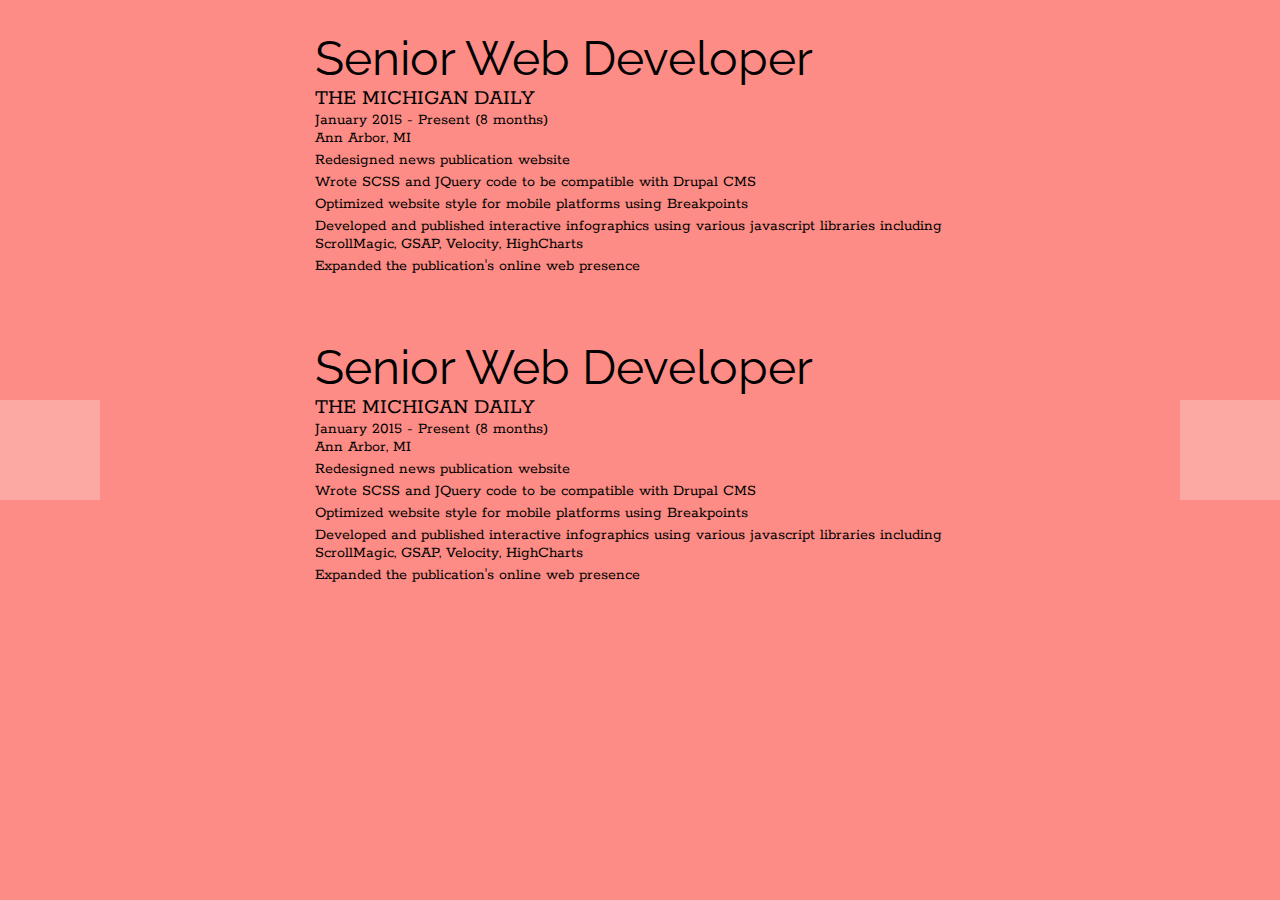
<file: index.html>
<!DOCTYPE html>
<html>
<head>
  <title>
    Nicolas Cruz | University of Michigan | Computer Science Engineering
  </title>
  <link rel="stylesheet" type="text/css" href="css/styles.css">
  <script src="https://ajax.googleapis.com/ajax/libs/jquery/2.1.3/jquery.min.js"></script>
</head>
<body>
  <div class="buttons">
    <div class="button button_left">
    </div>
    <div class="button button_right">
    </div>
  </div>
  <div class="experience">
    <div class="position">
      <div class="title">Senior Web Developer</div>
      <div class="company">The Michigan Daily</div>
      <div class="time">January 2015 - Present (8 months)</div>
      <div class="location">Ann Arbor, MI</div>
      <div class="line">Redesigned news publication website</div>
      <div class="line">Wrote SCSS and JQuery code to be compatible with Drupal CMS</div>
      <div class="line">Optimized website style for mobile platforms using Breakpoints</div>
      <div class="line">Developed and published interactive infographics using various javascript libraries including ScrollMagic, GSAP, Velocity, HighCharts</div>
      <div class="line">Expanded the publication's online web presence</div>
    </div>
    <div class="position">
      <div class="title">Senior Web Developer</div>
      <div class="company">The Michigan Daily</div>
      <div class="time">January 2015 - Present (8 months)</div>
      <div class="location">Ann Arbor, MI</div>
      <div class="line">Redesigned news publication website</div>
      <div class="line">Wrote SCSS and JQuery code to be compatible with Drupal CMS</div>
      <div class="line">Optimized website style for mobile platforms using Breakpoints</div>
      <div class="line">Developed and published interactive infographics using various javascript libraries including ScrollMagic, GSAP, Velocity, HighCharts</div>
      <div class="line">Expanded the publication's online web presence</div>
    </div>
  </div>
  <script src="js/personal.js"></script>
</body>
</html>
</file>
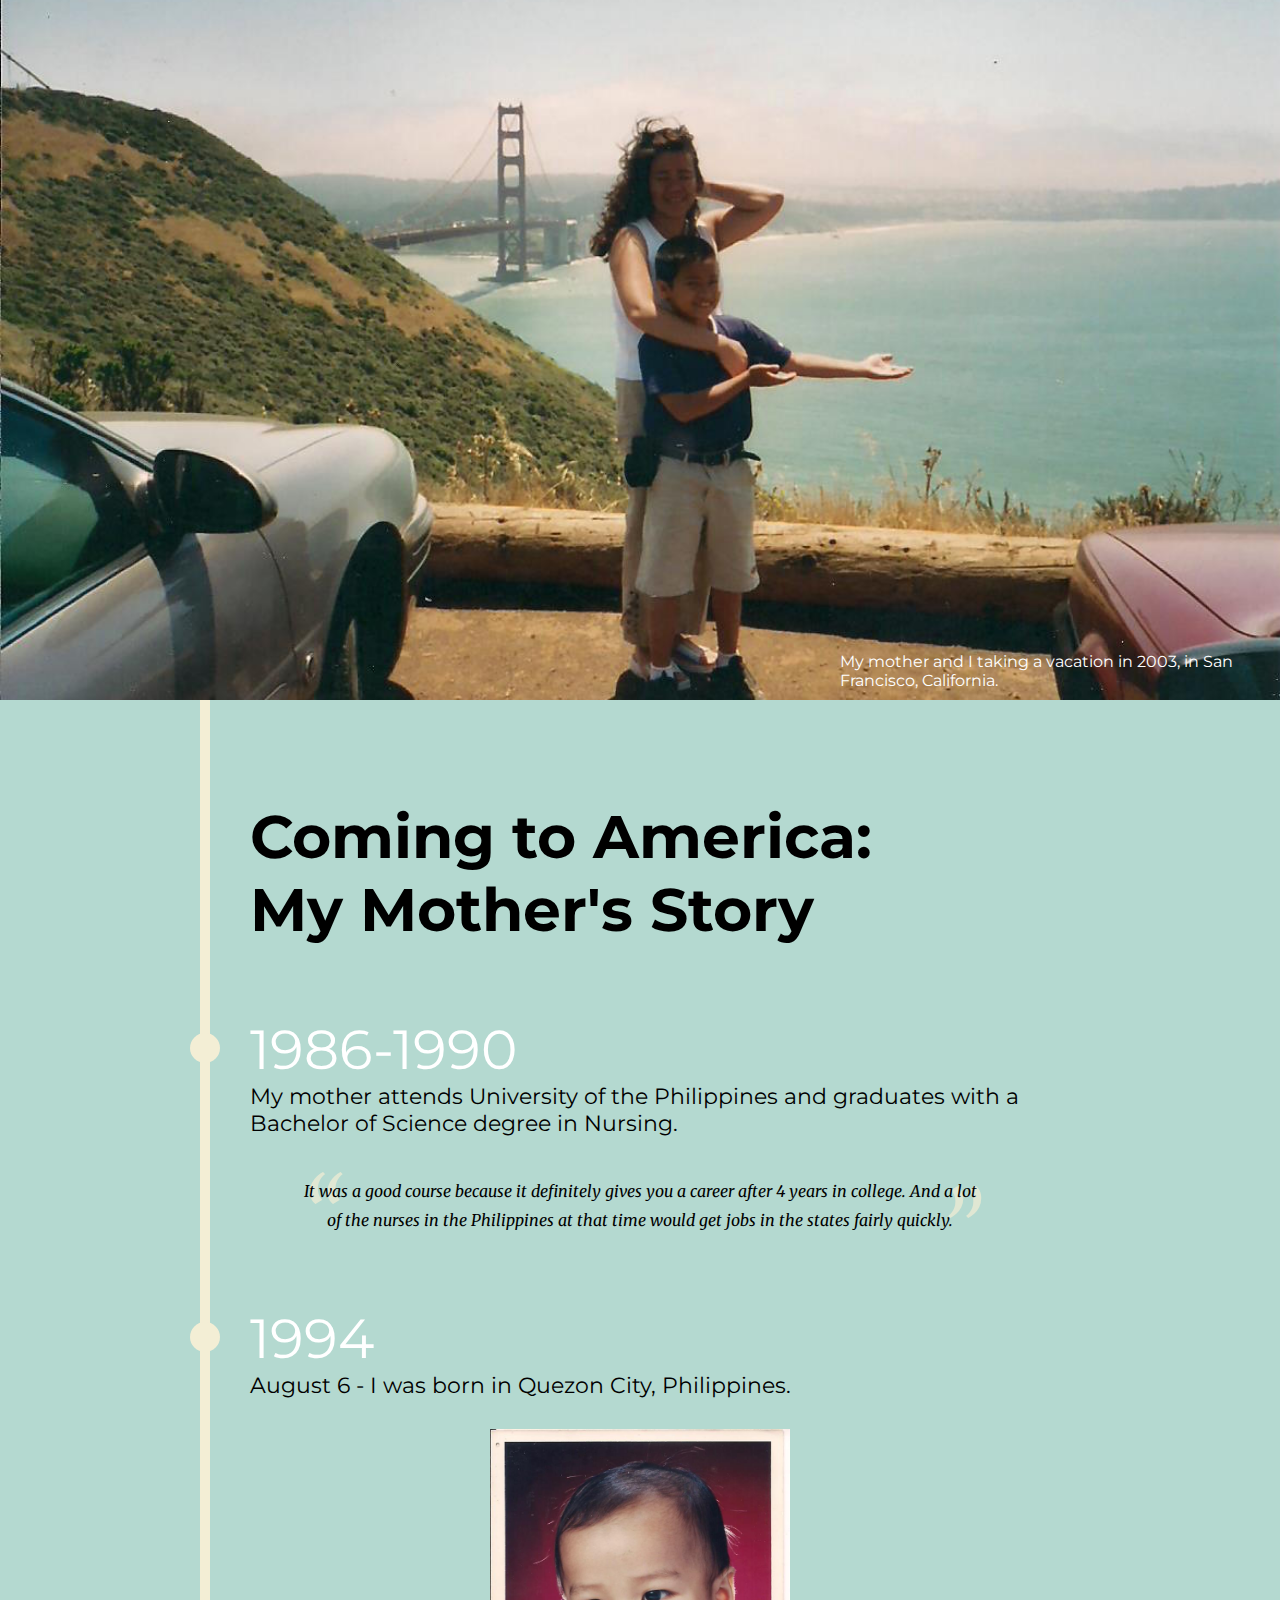
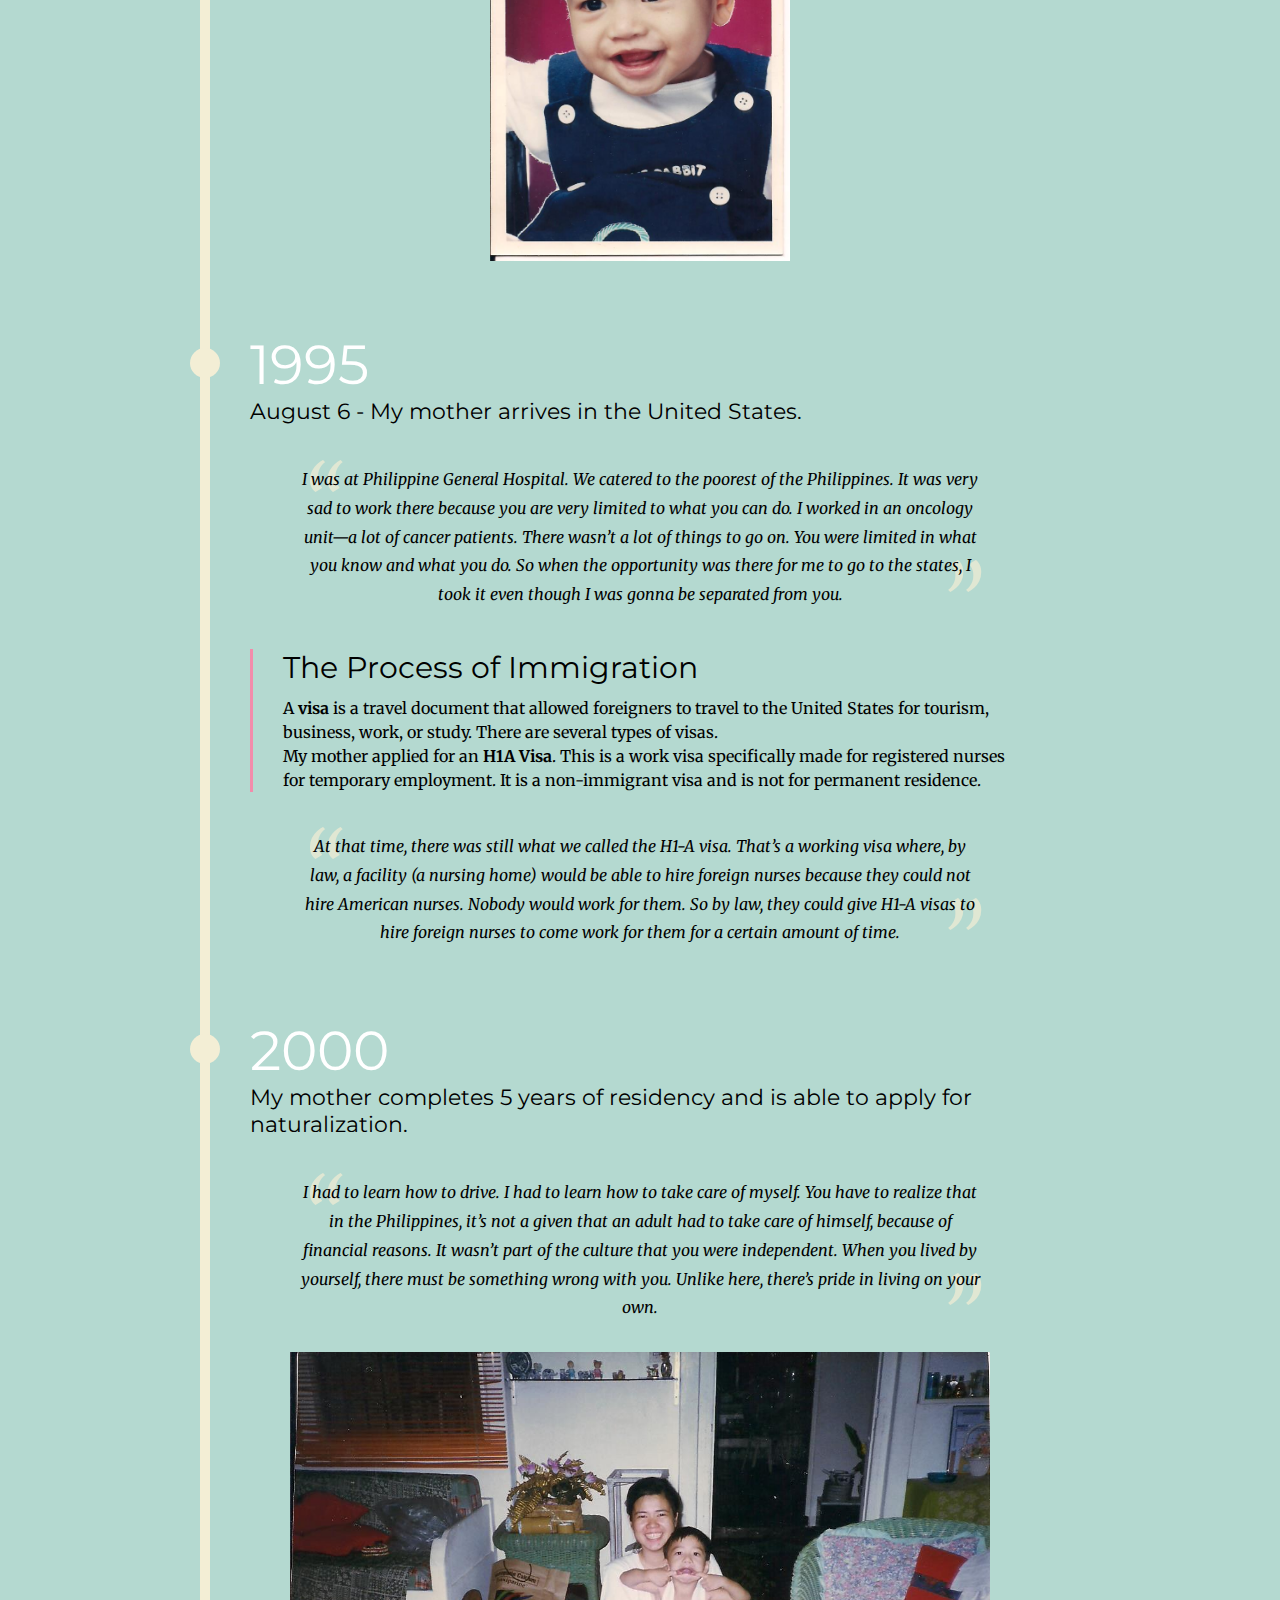
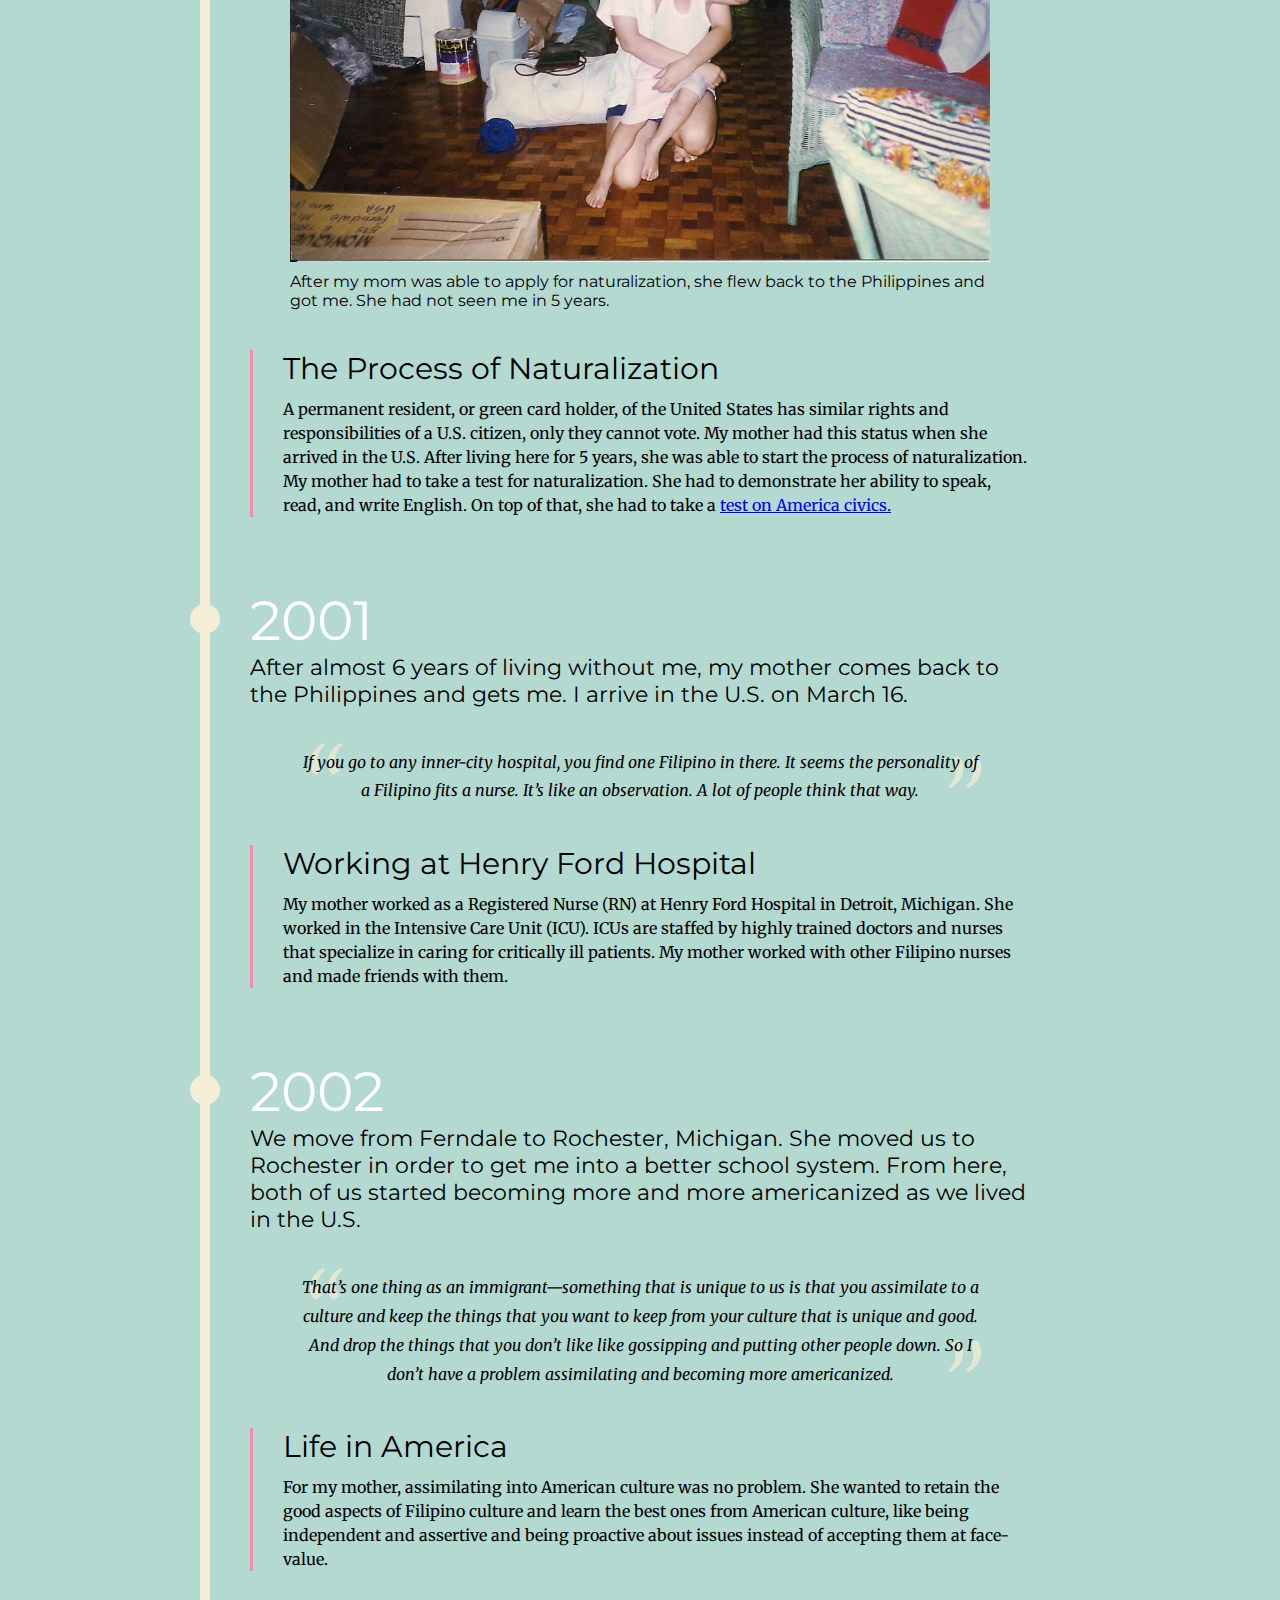
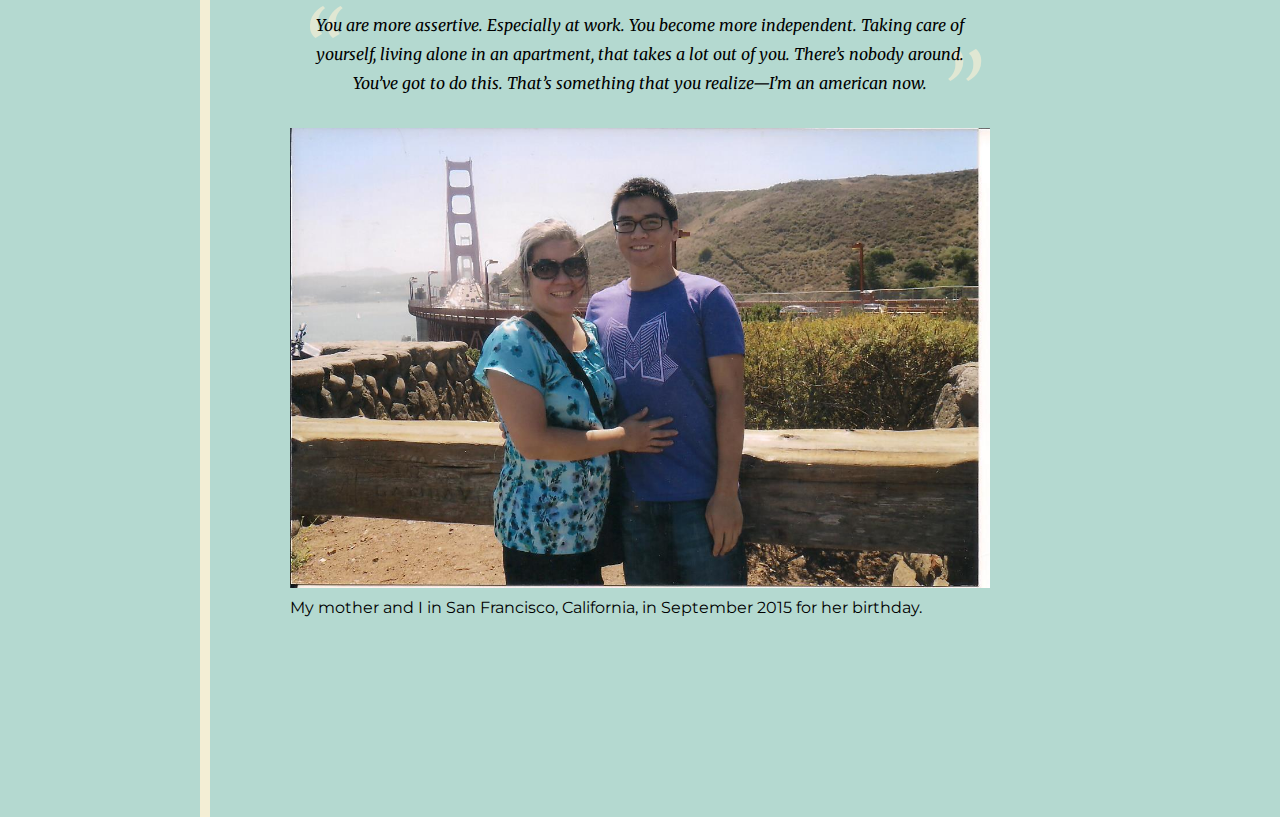
<file: amcult-310/index.html>
<html>
<head>
	<link rel="stylesheet" type="text/css" href="stylesheets/styles.css">
	<link href='https://fonts.googleapis.com/css?family=Montserrat:400,700|Merriweather:400,300,300italic,400italic,700,700italic,900,900italic' rel='stylesheet' type='text/css'>
	<!-- <script src="https://ajax.googleapis.com/ajax/libs/jquery/2.2.0/jquery.min.js"></script> -->
</head>
<body>
	<div class="titlecard">
		<img class="title_img" src="images/sfo_1.jpg"/>
		<div class="caption">My mother and I taking a vacation in 2003, in San Francisco, California.</div>
	</div>
	<div class="first">
		<svg class="svg_timeline_line">
			<rect class="timeline_line"/>
		</svg>
		<!-- <svg class="svg_events">
			<circle class="event1"></circle>
		</svg> -->
		<div class="title">Coming to America:<br>My Mother's Story</div>

		<div class="year">1986-1990</div>
		<div class="eventname">My mother attends University of the Philippines and graduates with a Bachelor of Science degree in Nursing.</div>
		<div class="quote">It was a good course because it definitely gives you a career after 4 years in college. And a lot of the nurses in the Philippines at that time would get jobs in the states fairly quickly.</div>

		<div class="year">1994</div>
		<div class="eventname">August 6 - I was born in Quezon City, Philippines.</div>
		<img style="width: 300px;" src="images/nick.jpg"/>

		<div class="year">1995</div>
		<div class="eventname">August 6 - My mother arrives in the United States.</div>
		<div class="quote">I was at Philippine General Hospital. We catered to the poorest of the Philippines. It was very sad to work there because you are very limited to what you can do. I worked in an oncology unit&mdash;a lot of cancer patients. There wasn&rsquo;t a lot of things to go on. You were limited in what you know and what you do. So when the opportunity was there for me to go to the states, I took it even though I was gonna be separated from you.</div>
		<div class="information-header">The Process of Immigration</div>
		<div class="information">
		A <strong>visa</strong> is a travel document that allowed foreigners to travel to the United States for tourism, business, work, or study. There are several types of visas.<br>
		My mother applied for an <strong>H1A Visa</strong>. This is a work visa specifically made for registered nurses for temporary employment. It is a non-immigrant visa and is not for permanent residence.<br>
		</div>
		<div class="quote">At that time, there was still what we called the H1-A visa. That&rsquo;s a working visa where, by law, a facility (a nursing home) would be able to hire foreign nurses because they could not hire American nurses. Nobody would work for them. So by law, they could give H1-A visas to hire foreign nurses to come work for them for a certain amount of time.</div>

		<div class="year">2000</div>
		<div class="eventname">My mother completes 5 years of residency and is able to apply for naturalization.</div>
		<div class="quote">
		I had to learn how to drive. I had to learn how to take care of myself. You have to realize that in the Philippines, it&rsquo;s not a given that an adult had to take care of himself, because of financial reasons. It wasn&rsquo;t part of the culture that you were independent. When you lived by yourself, there must be something wrong with you. Unlike here, there&rsquo;s pride in living on your own.
		</div>
		<img src="images/mom_nick_2.jpg"/>
		<div class="caption">After my mom was able to apply for naturalization, she flew back to the Philippines and got me. She had not seen me in 5 years.</div>
		<div class="information-header">The Process of Naturalization</div>
		<div class="information">
		A permanent resident, or green card holder, of the United States has similar rights and responsibilities of a U.S. citizen, only they cannot vote. My mother had this status when she arrived in the U.S. After living here for 5 years, she was able to start the process of naturalization.<br>
		My mother had to take a test for naturalization. She had to demonstrate her ability to speak, read, and write English. On top of that, she had to take a <a href="https://www.uscis.gov/sites/default/files/USCIS/Office%20of%20Citizenship/Citizenship%20Resource%20Center%20Site/Publications/100q.pdf" target="_blank">test on America civics.</a>
		</div>

		<div class="year">2001</div>
		<div class="eventname">After almost 6 years of living without me, my mother comes back to the Philippines and gets me. I arrive in the U.S. on March 16.</div>
		<div class="quote">
		If you go to any inner-city hospital, you find one Filipino in there. It seems the personality of a Filipino fits a nurse. It&rsquo;s like an observation. A lot of people think that way.
		</div>
		<div class="information-header">Working at Henry Ford Hospital</div>
		<div class="information">
		My mother worked as a Registered Nurse (RN) at Henry Ford Hospital in Detroit, Michigan. She worked in the Intensive Care Unit (ICU). ICUs are staffed by highly trained doctors and nurses that specialize in caring for critically ill patients. My mother worked with other Filipino nurses and made friends with them.
		</div>

		<div class="year">2002</div>
		<div class="eventname">We move from Ferndale to Rochester, Michigan. She moved us to Rochester in order to get me into a better school system. From here, both of us started becoming more and more americanized as we lived in the U.S.</div>
		<div class="quote">That&rsquo;s one thing as an immigrant&mdash;something that is unique to us is that you assimilate to a culture and keep the things that you want to keep from your culture that is unique and good. And drop the things that you don&rsquo;t like like gossipping and putting other people down. So I don&rsquo;t have a problem assimilating and becoming more americanized.</div>
		<div class="information-header">Life in America</div>
		<div class="information">For my mother, assimilating into American culture was no problem. She wanted to retain the good aspects of Filipino culture and learn the best ones from American culture, like being independent and assertive and being proactive about issues instead of accepting them at face-value.</div>
		<div class="quote">You are more assertive. Especially at work. You become more independent. Taking care of yourself, living alone in an apartment, that takes a lot out of you. There&rsquo;s nobody around. You&rsquo;ve got to do this. That&rsquo;s something that you realize&mdash;I&rsquo;m an american now.</div>
		<img src="images/sfo_2.jpg"/>
		<div class="caption">My mother and I in San Francisco, California, in September 2015 for her birthday.</div>
	</div>
	<script src="script.js"></script>
</body>
</html>
</file>
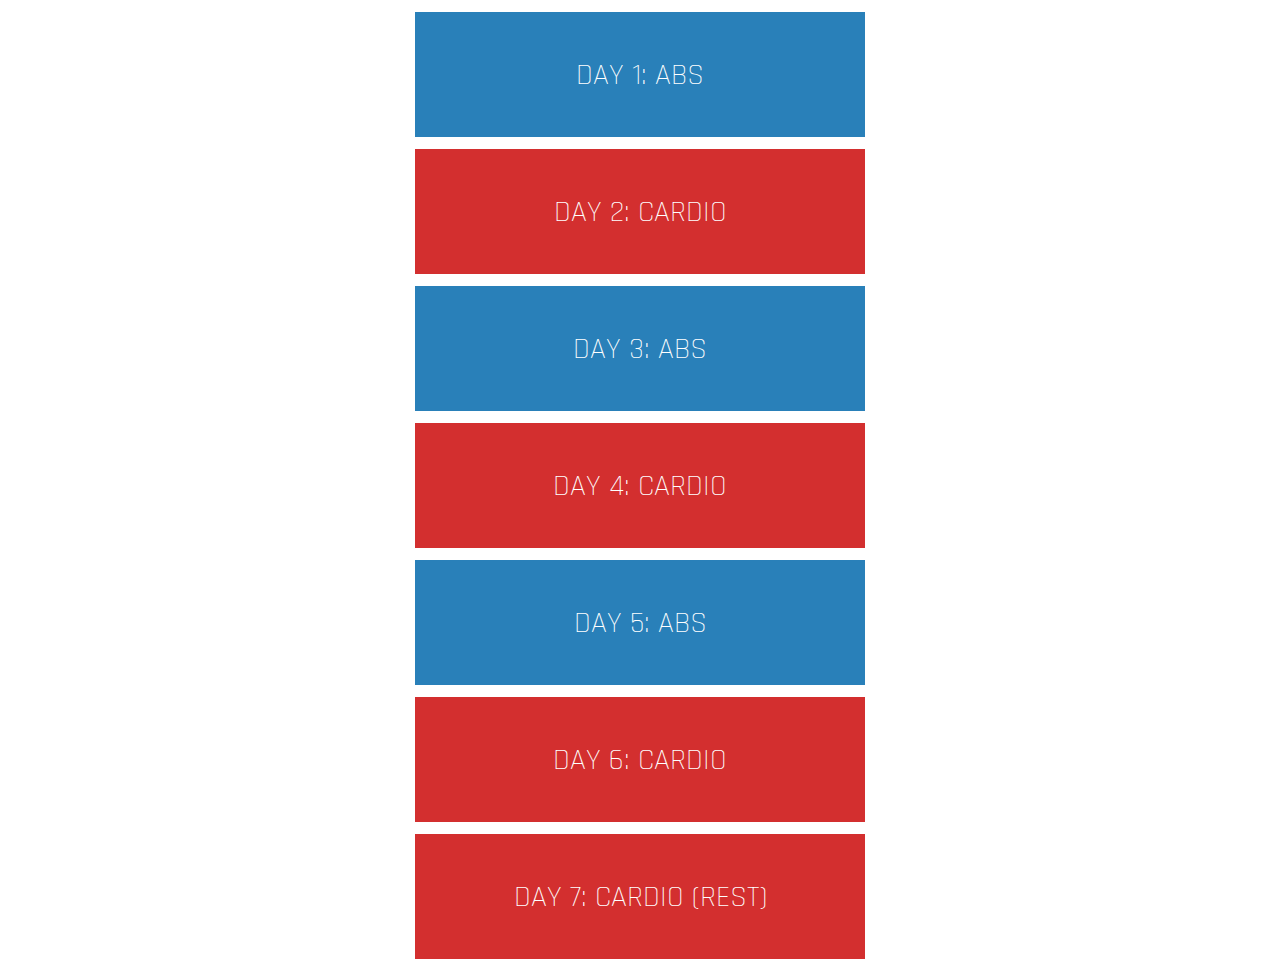
<file: workout/index.html>
<!DOCTYPE html>
<html>
    <head>
        <title>Abdominal Assault - Brandon Carter</title>
        <meta charset="UTF-8">
        <link href='http://fonts.googleapis.com/css?family=Roboto:500,900,100,300,700,400|' rel='stylesheet' type='text/css'>
        <link href='http://fonts.googleapis.com/css?family=Rajdhani:300,400,500' rel='stylesheet' type='text/css'>
    </head>
    <style>
    	a {
    		width: 450px;
    		height: 125px;
    		display: block;

    		text-decoration: none;
    		color: white;
    		font-family: 'Rajdhani', Arial, sans-serif;
    		font-weight: 300;
    		font-size: 30px;
    		text-transform: uppercase;
    		position: relative;
    		margin: 12px auto;
    	}    	
    	div {
    		width: 100%;
    		text-align: center;
    		position: absolute;
    		top: 50%;
    		transform: translateY(-50%);
    	}
        .abs {            
            background-color: #2980B9;
        }
        .abs:hover {
            background-color: #3498DB;
            transition: all 150ms ease-in-out;
        }
        .cardio {
            background-color: #D32F2F;
        }
        .cardio:hover {
            background-color: #EF5350;
            transition: all 150ms ease-in-out;
        }
    </style>
<body>
	<a class="day abs" href="https://www.youtube.com/watch?v=zGbn3NWPVwc" target="_blank">
		<div class="title">Day 1: Abs</div>
	</a>
	<a class="day cardio" href="https://www.youtube.com/watch?v=EE8iQx8O_tg" target="_blank">
		<div class="title">Day 2: Cardio</div>
	</a>
	<a class="day abs" href="https://www.youtube.com/watch?v=kHcp4UyLlYw" target="_blank">
		<div class="title">Day 3: Abs</div>
	</a>
	<a class="day cardio" href="https://www.youtube.com/watch?v=l1W0HNrG7_E" target="_blank">
		<div class="title">Day 4: Cardio</div>
	</a>
	<a class="day abs" href="https://www.youtube.com/watch?v=ViqYZmq9UJI" target="_blank">
		<div class="title">Day 5: Abs</div>
	</a>
	<a class="day cardio" href="https://www.youtube.com/watch?v=4KHc86g0RyM" target="_blank">
		<div class="title">Day 6: Cardio</div>
	</a>
	<a class="day cardio" href="https://www.youtube.com/watch?v=jr6DuNMTQBc" target="_blank">
		<div class="title">Day 7: Cardio (rest)</div>
	</a>

</body>
</html>
</file>
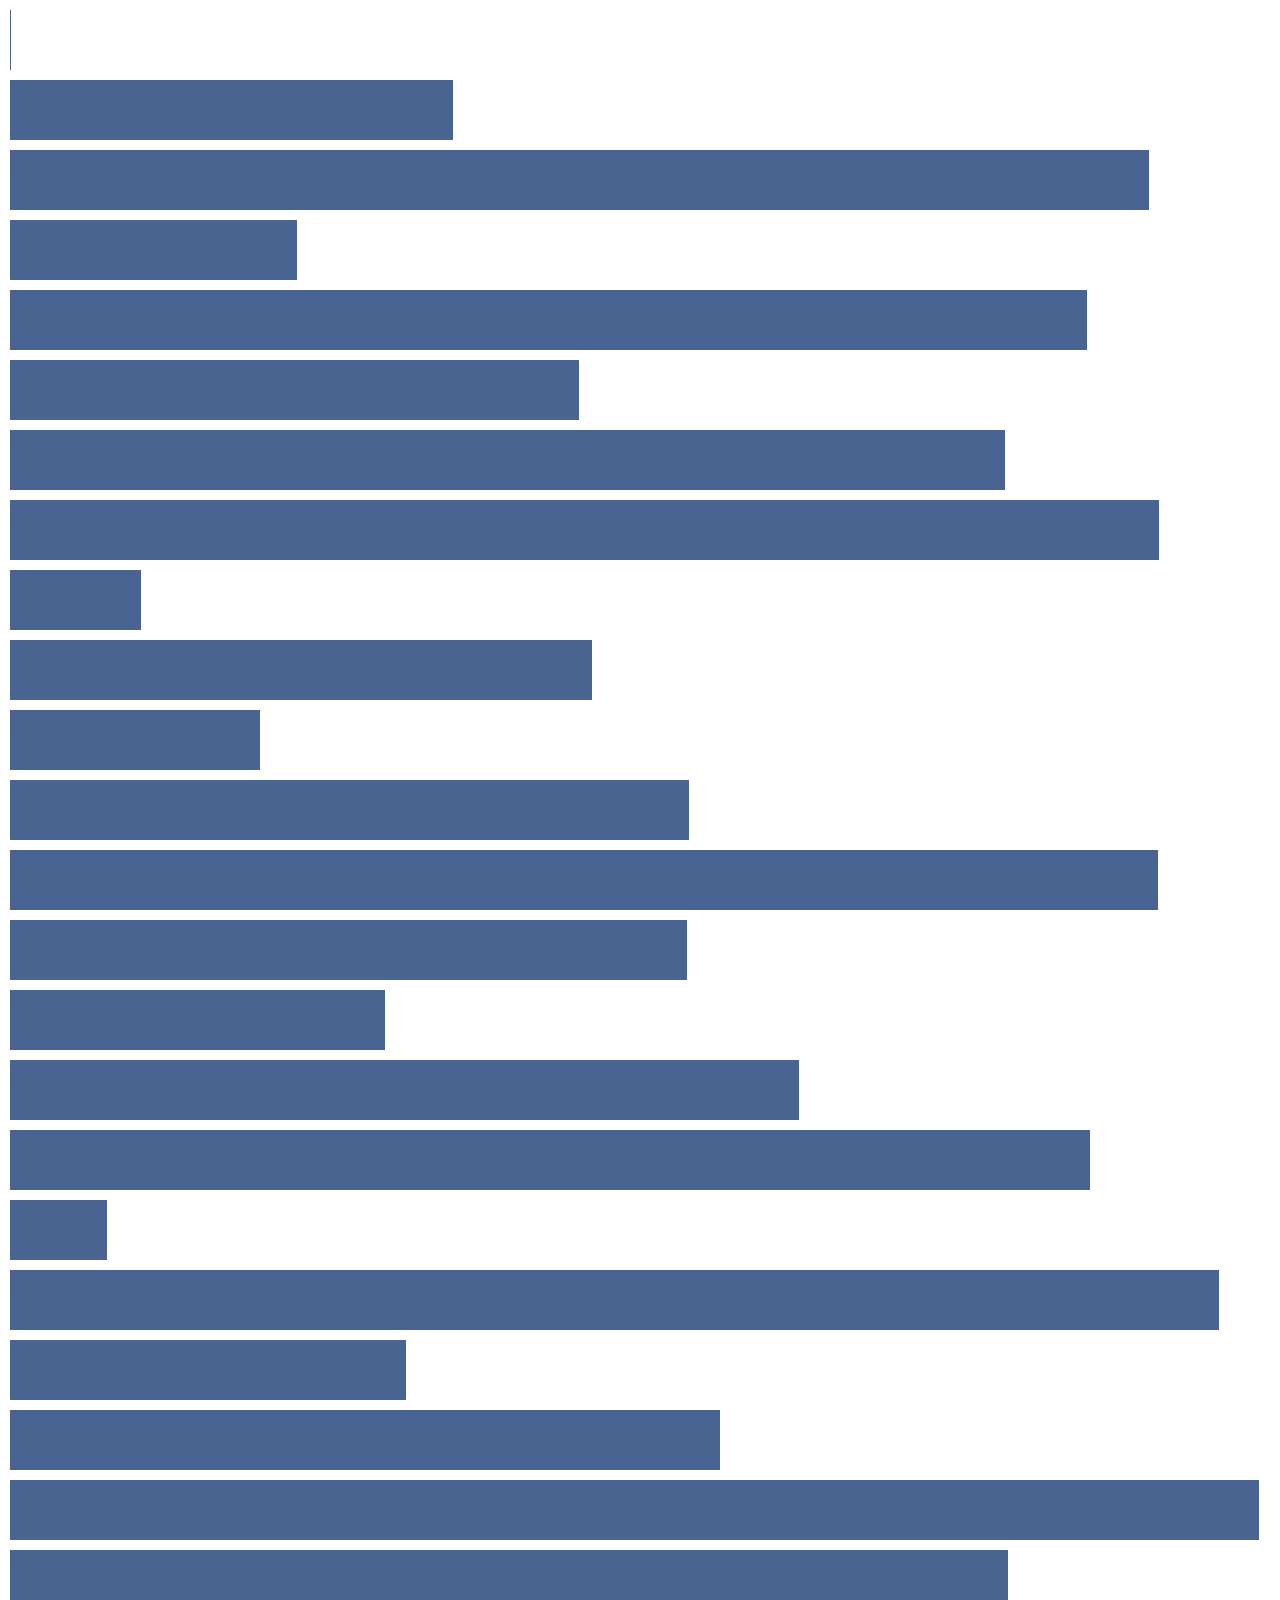
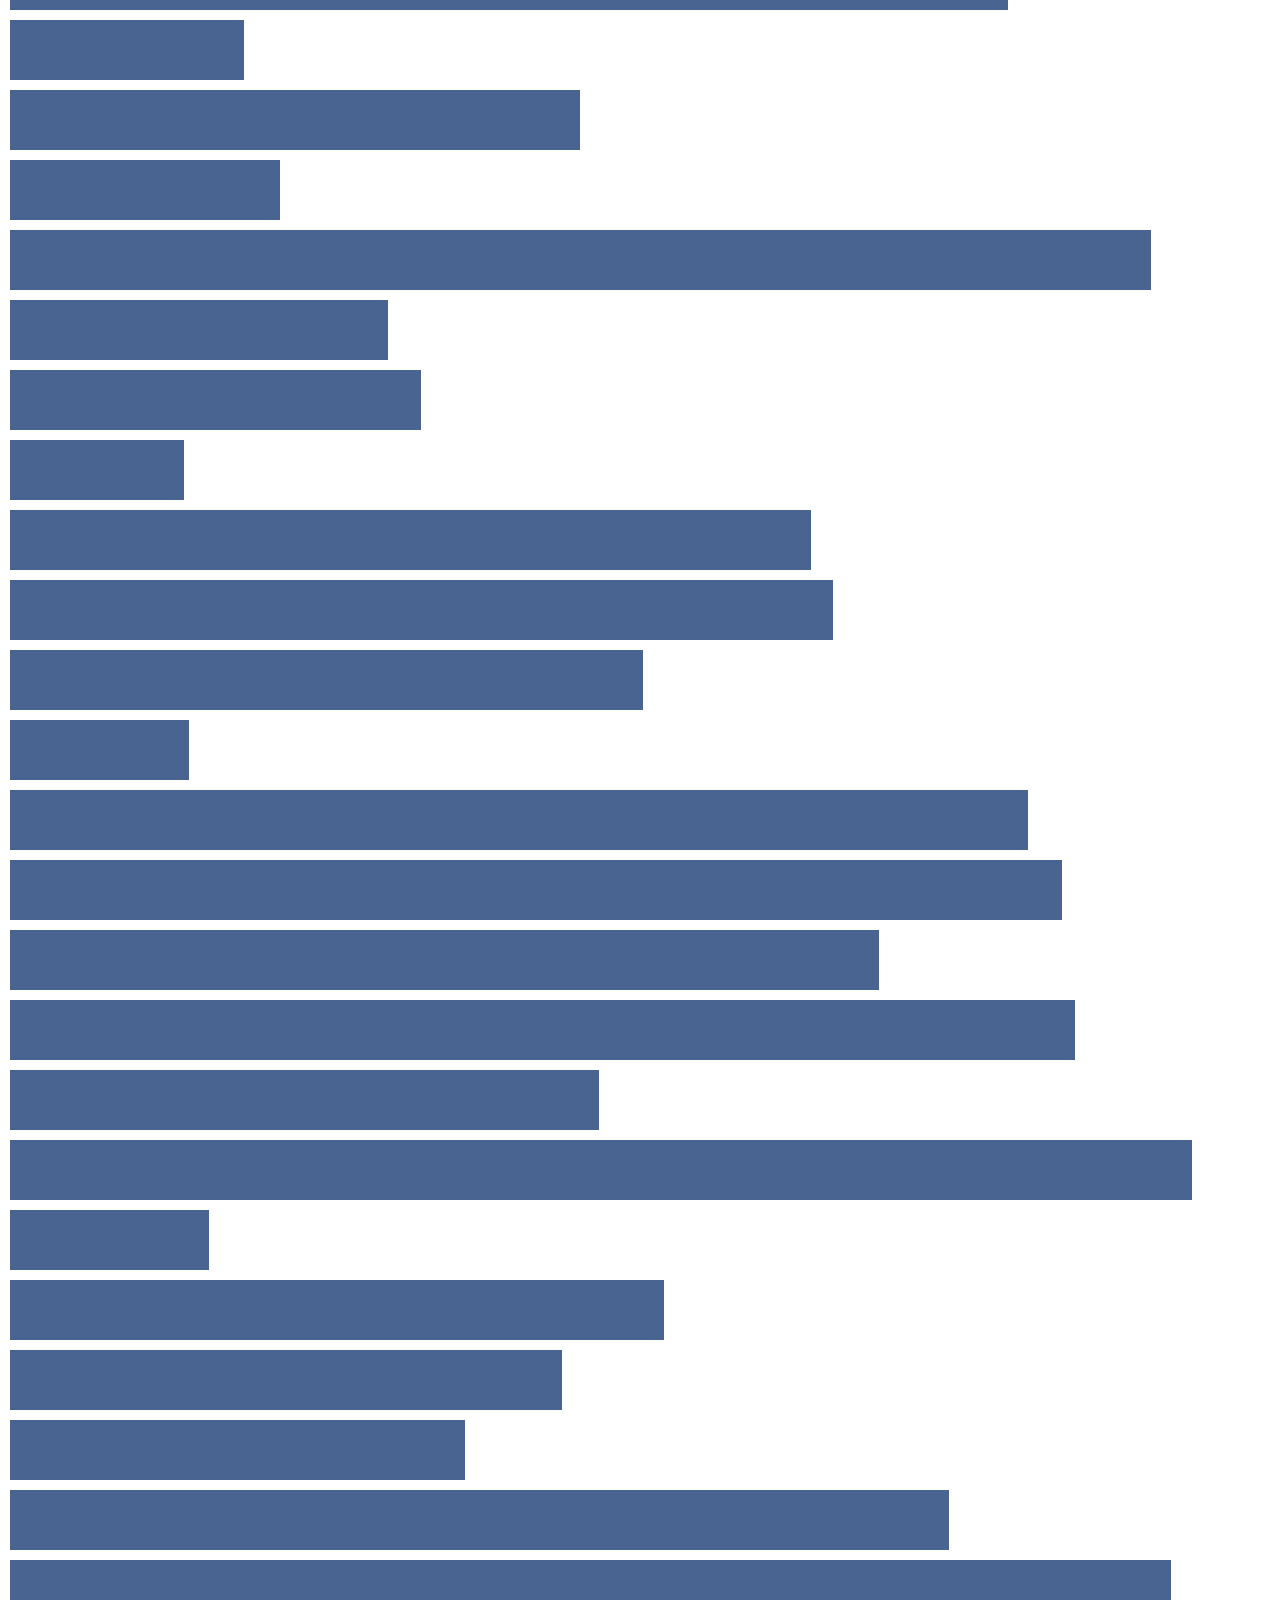
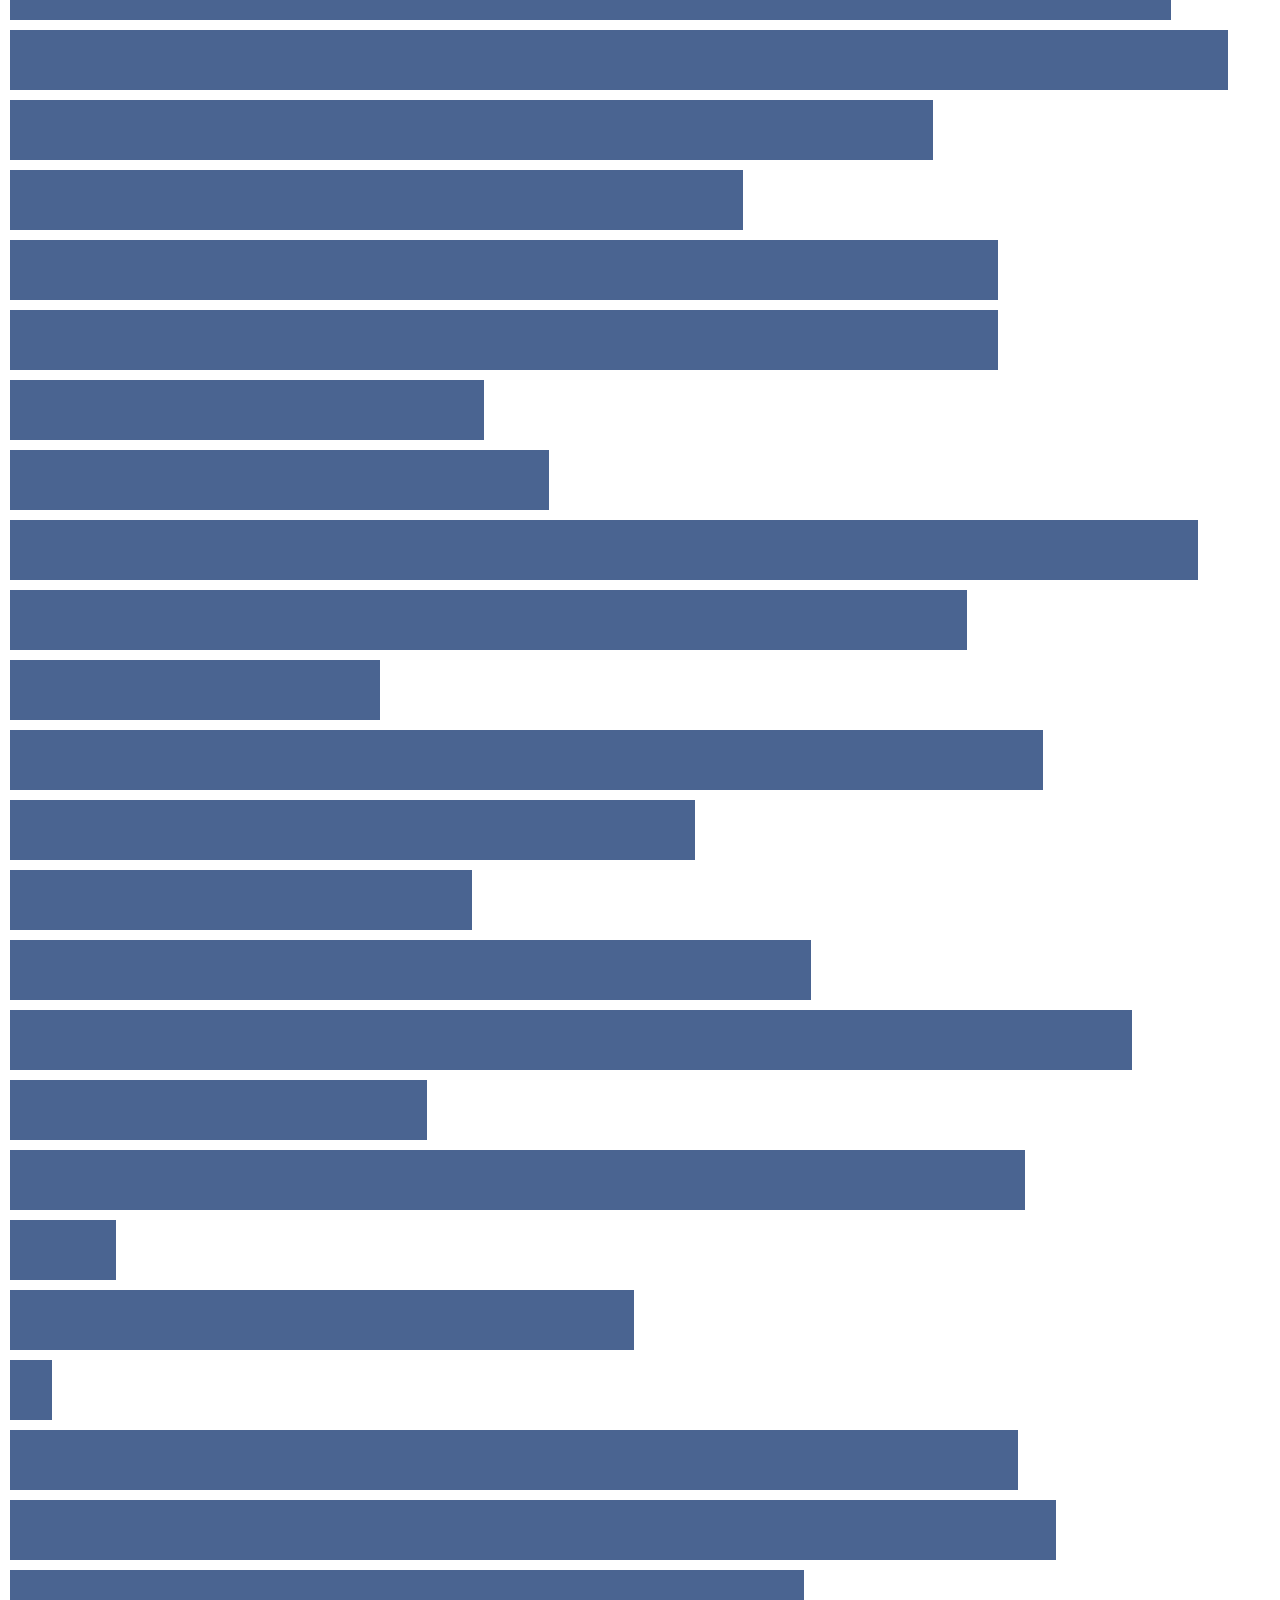
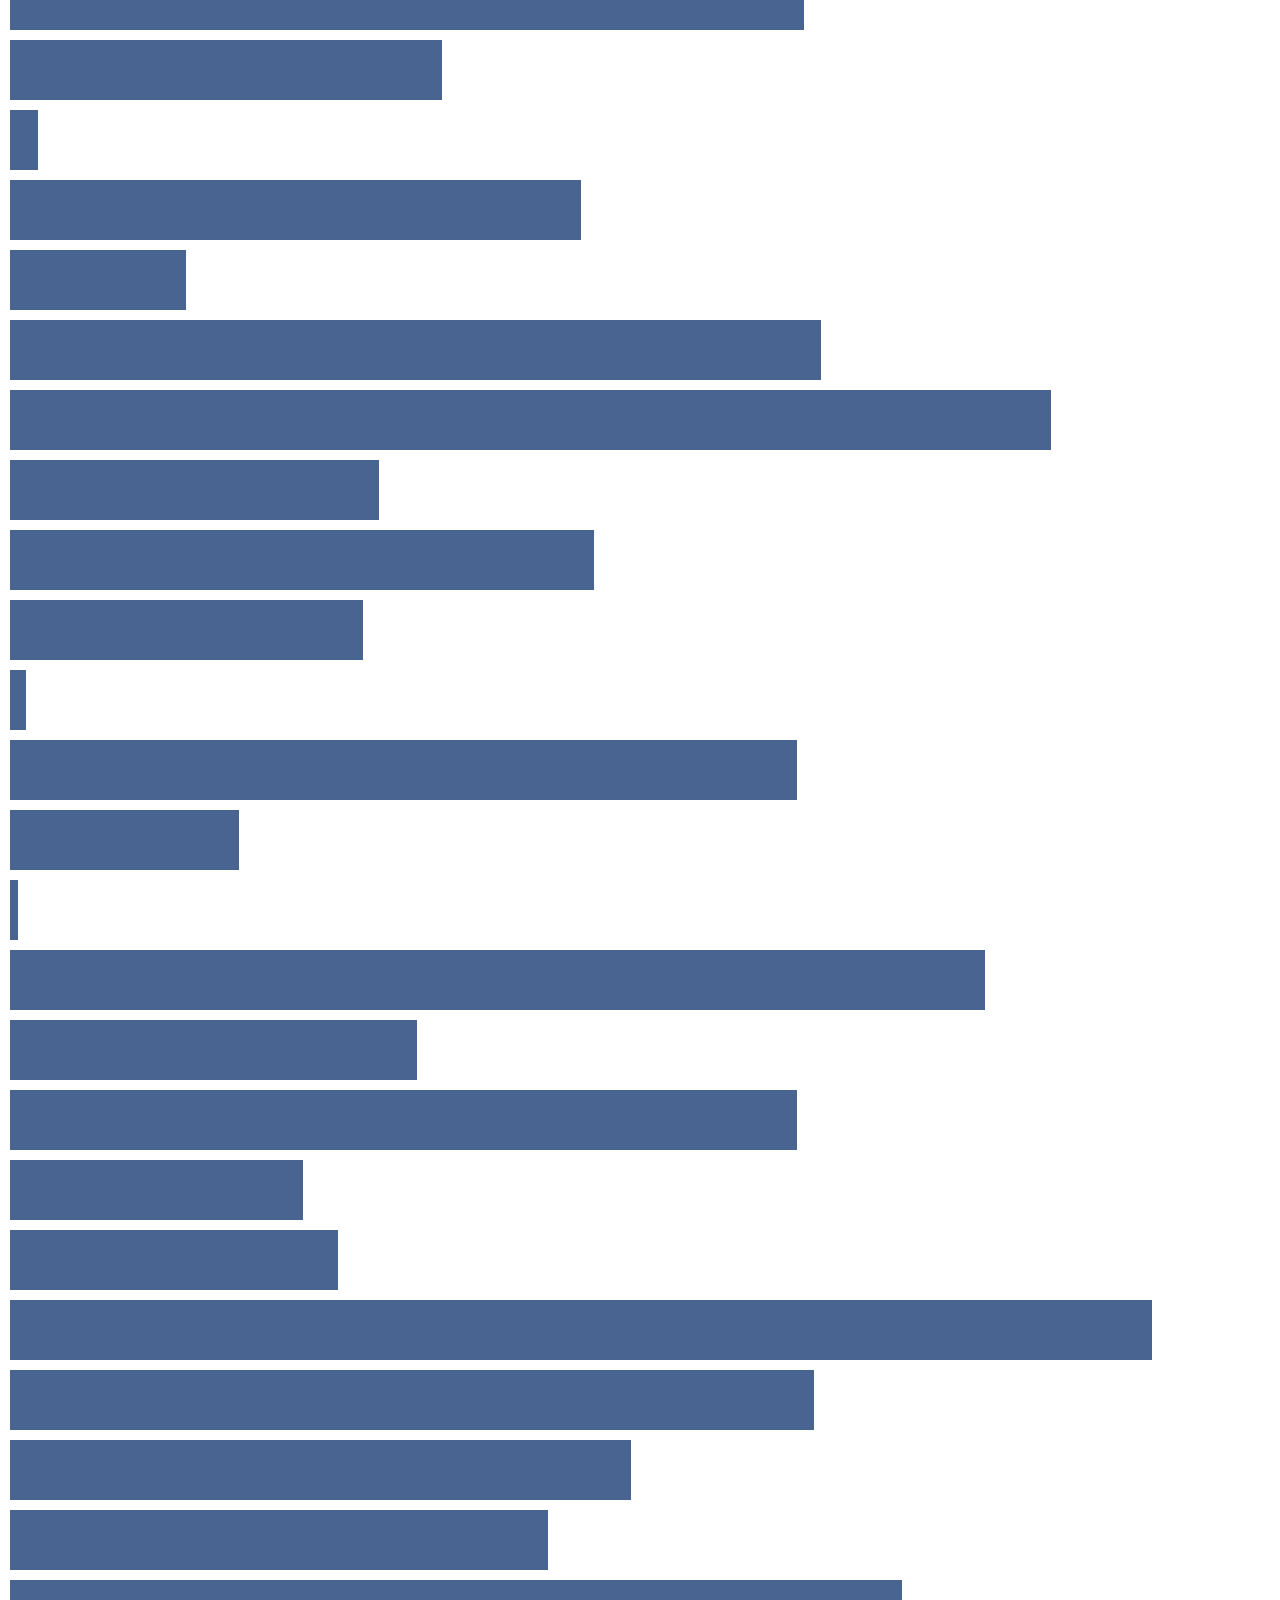
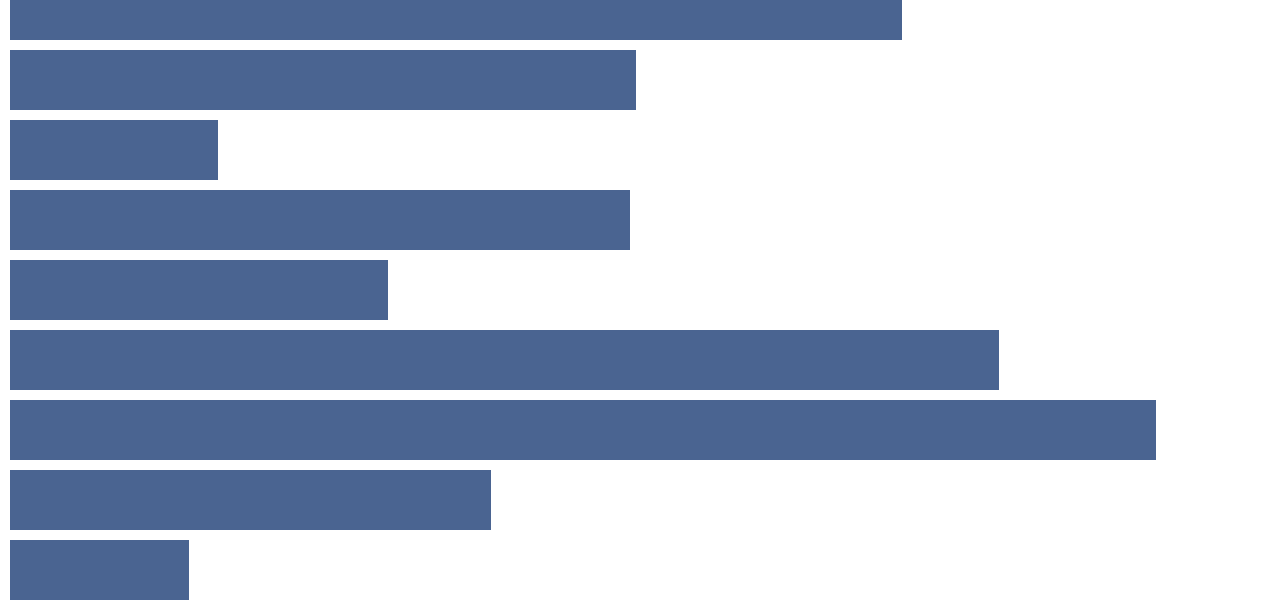
<file: d3/sandbox/public_html/bars.html>
<!DOCTYPE html>
<!--
To change this license header, choose License Headers in Project Properties.
To change this template file, choose Tools | Templates
and open the template in the editor.
-->
<html>
    <head>
        <link href='http://fonts.googleapis.com/css?family=Roboto:500,100,300,400' rel='stylesheet' type='text/css'>
        <title>Bars</title>
        <meta charset="UTF-8">
        <meta name="viewport" content="width=device-width, initial-scale=1.0">
        <script type="text/javascript" src="./d3/d3/d3.v3.js"></script>
        <script src="https://ajax.googleapis.com/ajax/libs/jquery/2.1.3/jquery.min.js"></script>
        <style>
            body {
                margin: 0;
            }
            .bar {                
                height: 60px;
                background-color: #4A6491;
                margin: 10px;             
            }
            .bar .data {
                font-family: 'Roboto', Arial, sans-serif;
                font-weight: 100;
                font-size: 50px;
                margin: 5px;
            }
        </style>
    </head>
    <body>
        <script type="text/javascript" src="test_script.js"></script>
    </body>
</html>
</file>
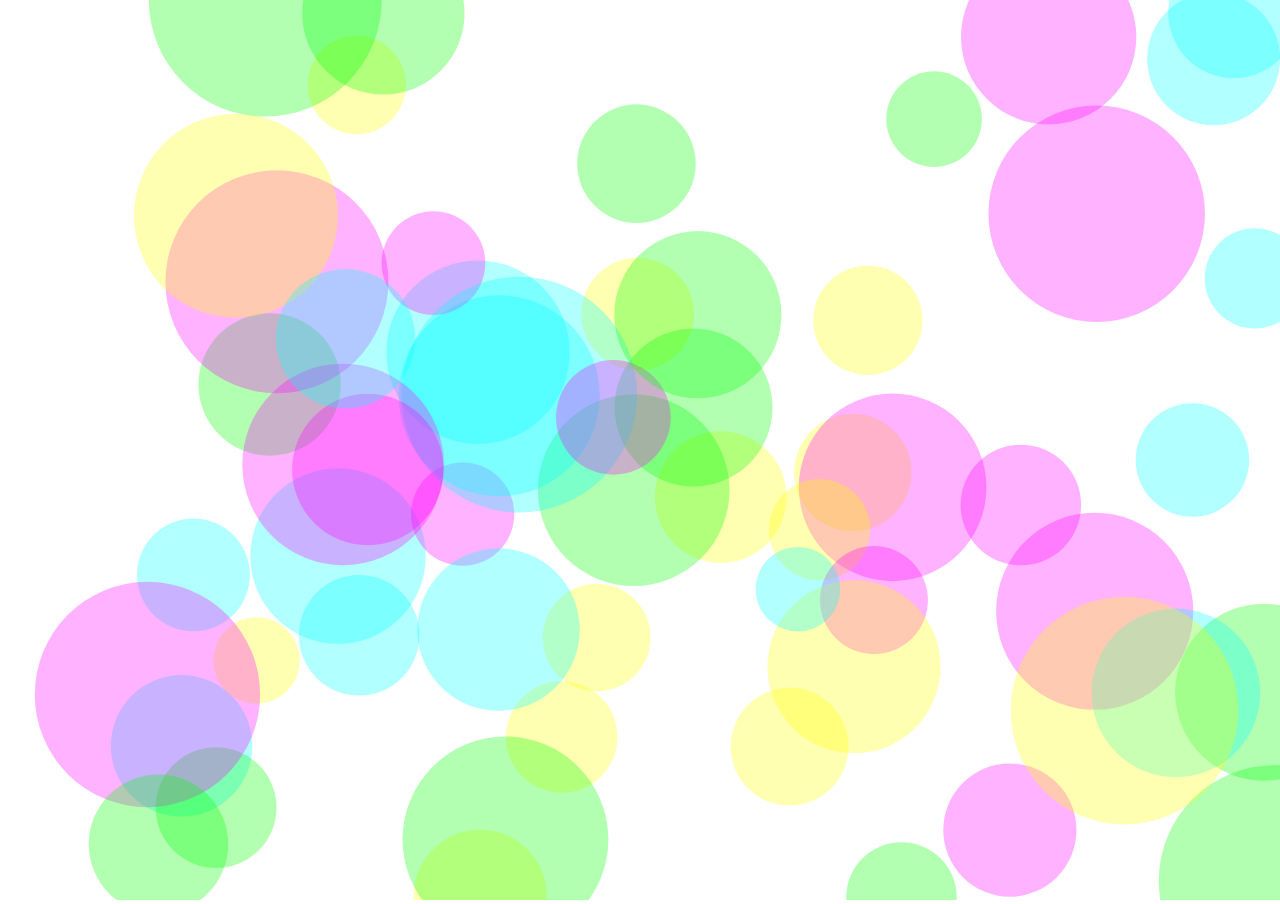
<file: d3/sandbox/public_html/svgs.html>
<!DOCTYPE html>
<!--
To change this license header, choose License Headers in Project Properties.
To change this template file, choose Tools | Templates
and open the template in the editor.
-->
<html>
    <head>
        <link href='http://fonts.googleapis.com/css?family=Roboto:500,100,300,400' rel='stylesheet' type='text/css'>
        <title>svgs</title>
        <meta charset="UTF-8">
        <meta name="viewport" content="width=device-width, initial-scale=1.0">
        <script type="text/javascript" src="./d3/d3/d3.v3.js"></script>
        <script src="https://ajax.googleapis.com/ajax/libs/jquery/2.1.3/jquery.min.js"></script>
        <script type="text/javascript" src="velocity/velocity.js"></script>
        <style>
            body {
                margin: 0;
                overflow: hidden;
            }
            svg circle:hover {
                //fill: rgba(0, 255, 0, 0.40);

            }
        </style>
    </head>
    <body>
        <script type="text/javascript" src="js/svgs.js"></script>        
    </body>
</html>
</file>
<file: css/styles.css>
@import url(http://fonts.googleapis.com/css?family=Open+Sans:300,400,600,700|Raleway:400,100,500,700,300,200,600,800,900|Rokkitt:400,700);
/* line 2, ../sass/_main.scss */
.buttons .button {
  position: fixed;
  top: 50%;
  transform: translateY(-50%);
  display: block;
  width: 100px;
  height: 100px;
  z-index: 1;
  background-color: rgba(255, 255, 255, 0.25);
  transition: all 150ms ease-in-out;
  cursor: pointer;
}
/* line 14, ../sass/_main.scss */
.buttons .button:hover {
  background-color: rgba(255, 255, 255, 0.7);
}

/* line 18, ../sass/_main.scss */
.button_left {
  left: 0;
}

/* line 21, ../sass/_main.scss */
.button_right {
  right: 0;
}

/* line 25, ../sass/_main.scss */
.experience {
  color: #000000;
}
/* line 27, ../sass/_main.scss */
.experience .position {
  font-family: "Rokkitt", serif;
  padding: 30px;
  max-width: 650px;
  margin: 0 auto;
}
/* line 32, ../sass/_main.scss */
.experience .position .title {
  font-size: 48px;
  font-family: "Raleway", sans-serif;
  line-height: 100%;
  margin: 4px 0px;
}
/* line 38, ../sass/_main.scss */
.experience .position .company {
  font-size: 22px;
  text-transform: uppercase;
}
/* line 42, ../sass/_main.scss */
.experience .position .line {
  font-size: 16px;
  margin: 4px 0px;
}

/* line 7, ../sass/styles.scss */
body {
  font-family: "Rokkitt", serif;
  margin: 0;
  padding: 0;
  top: 0;
  right: 0;
  bottom: 0;
  left: 0;
  background-color: #FC8C85;
}
</file>
<file: amcult-310/stylesheets/styles.css>
@charset "UTF-8";
/* line 22, ../sass/styles.scss */
body {
  margin: 0;
}

/* line 26, ../sass/styles.scss */
.titlecard {
  position: relative;
  width: 100%;
  height: 700px;
  z-index: 0;
}
/* line 31, ../sass/styles.scss */
.titlecard .title_img {
  width: 100%;
  min-width: 1250px;
  position: relative;
  top: -120px;
}
/* line 38, ../sass/styles.scss */
.titlecard .caption {
  position: absolute;
  z-index: 1;
  bottom: 10;
  right: 40;
  font-family: "Montserrat", sans-serif;
  width: 400px;
  color: #FFFFFF;
}

/* line 49, ../sass/styles.scss */
.title {
  font-family: "Montserrat", sans-serif;
  color: #000000;
  font-size: 60px;
  margin-left: 250px;
  margin-right: 250px;
  font-weight: 700;
}

/* line 58, ../sass/styles.scss */
.year {
  position: relative;
  color: #FFFFFF;
  font-size: 55px;
  font-family: "Montserrat", sans-serif;
  margin-top: 70px;
  padding-left: 250px;
}
/* line 66, ../sass/styles.scss */
.year:before {
  content: url(../eventcircle.svg);
  position: absolute;
  top: 0;
  left: 0;
}

/* line 74, ../sass/styles.scss */
.eventname {
  color: #000000;
  font-size: 22px;
  font-family: "Montserrat", sans-serif;
  margin-left: 250px;
  margin-right: 250px;
}

/* line 82, ../sass/styles.scss */
.quote {
  position: relative;
  color: #000000;
  font-style: italic;
  font-size: 16px;
  font-family: "Merriweather", serif;
  text-align: center;
  margin-top: 40px;
  margin-left: 300px;
  margin-right: 300px;
  line-height: 180%;
}
/* line 95, ../sass/styles.scss */
.quote:before {
  content: '“';
  top: 30px;
  left: 0;
}
/* line 101, ../sass/styles.scss */
.quote:after {
  content: '”';
  right: 0;
  bottom: -15px;
}
/* line 107, ../sass/styles.scss */
.quote:before, .quote:after {
  position: absolute;
  z-index: -1;
  color: #F3EED5;
  font-size: 100px;
  opacity: 0.7;
}

/* line 116, ../sass/styles.scss */
.information-header {
  margin-left: 250px;
  font-size: 30px;
  color: #000000;
  font-family: "Montserrat", sans-serif;
  padding-left: 30px;
  padding-bottom: 10px;
  border-left: solid 3px #F28CAB;
  margin-top: 40px;
}

/* line 127, ../sass/styles.scss */
.information {
  margin-left: 250px;
  margin-right: 250px;
  font-size: 16px;
  font-family: "Merriweather", serif;
  line-height: 150%;
  padding-left: 30px;
  border-left: solid 3px #F28CAB;
}

/* line 137, ../sass/styles.scss */
.first {
  position: relative;
  z-index: 10;
  width: 100%;
  min-width: 1250px;
  background-color: #B4D9D0;
  padding-top: 100px;
  padding-bottom: 200px;
}
/* line 149, ../sass/styles.scss */
.first .svg_timeline_line {
  position: absolute;
  top: 0;
  width: 20;
  height: 100%;
  margin-left: 200px;
}
/* line 155, ../sass/styles.scss */
.first .svg_timeline_line .timeline_line {
  width: 10;
  height: 100%;
  fill: #F3EED5;
}
/* line 162, ../sass/styles.scss */
.first .svg_events {
  position: absolute;
  top: 0;
  left: 185px;
  width: 40;
  height: 100%;
}
/* line 175, ../sass/styles.scss */
.first .svg_events circle {
  cx: 20;
  cy: 20;
  r: 16;
  fill: #F3EED5;
}
/* line 182, ../sass/styles.scss */
.first .svg_events .event1 {
  cx: 20;
  cy: 134;
  r: 16;
  fill: #F3EED5;
}
/* line 190, ../sass/styles.scss */
.first img {
  display: block;
  margin: 30px auto;
  width: 700px;
}
/* line 196, ../sass/styles.scss */
.first .caption {
  margin: 0 auto;
  margin-top: -20px;
  width: 700px;
  font-family: "Montserrat", sans-serif;
  font-size: 16px;
}
</file>
